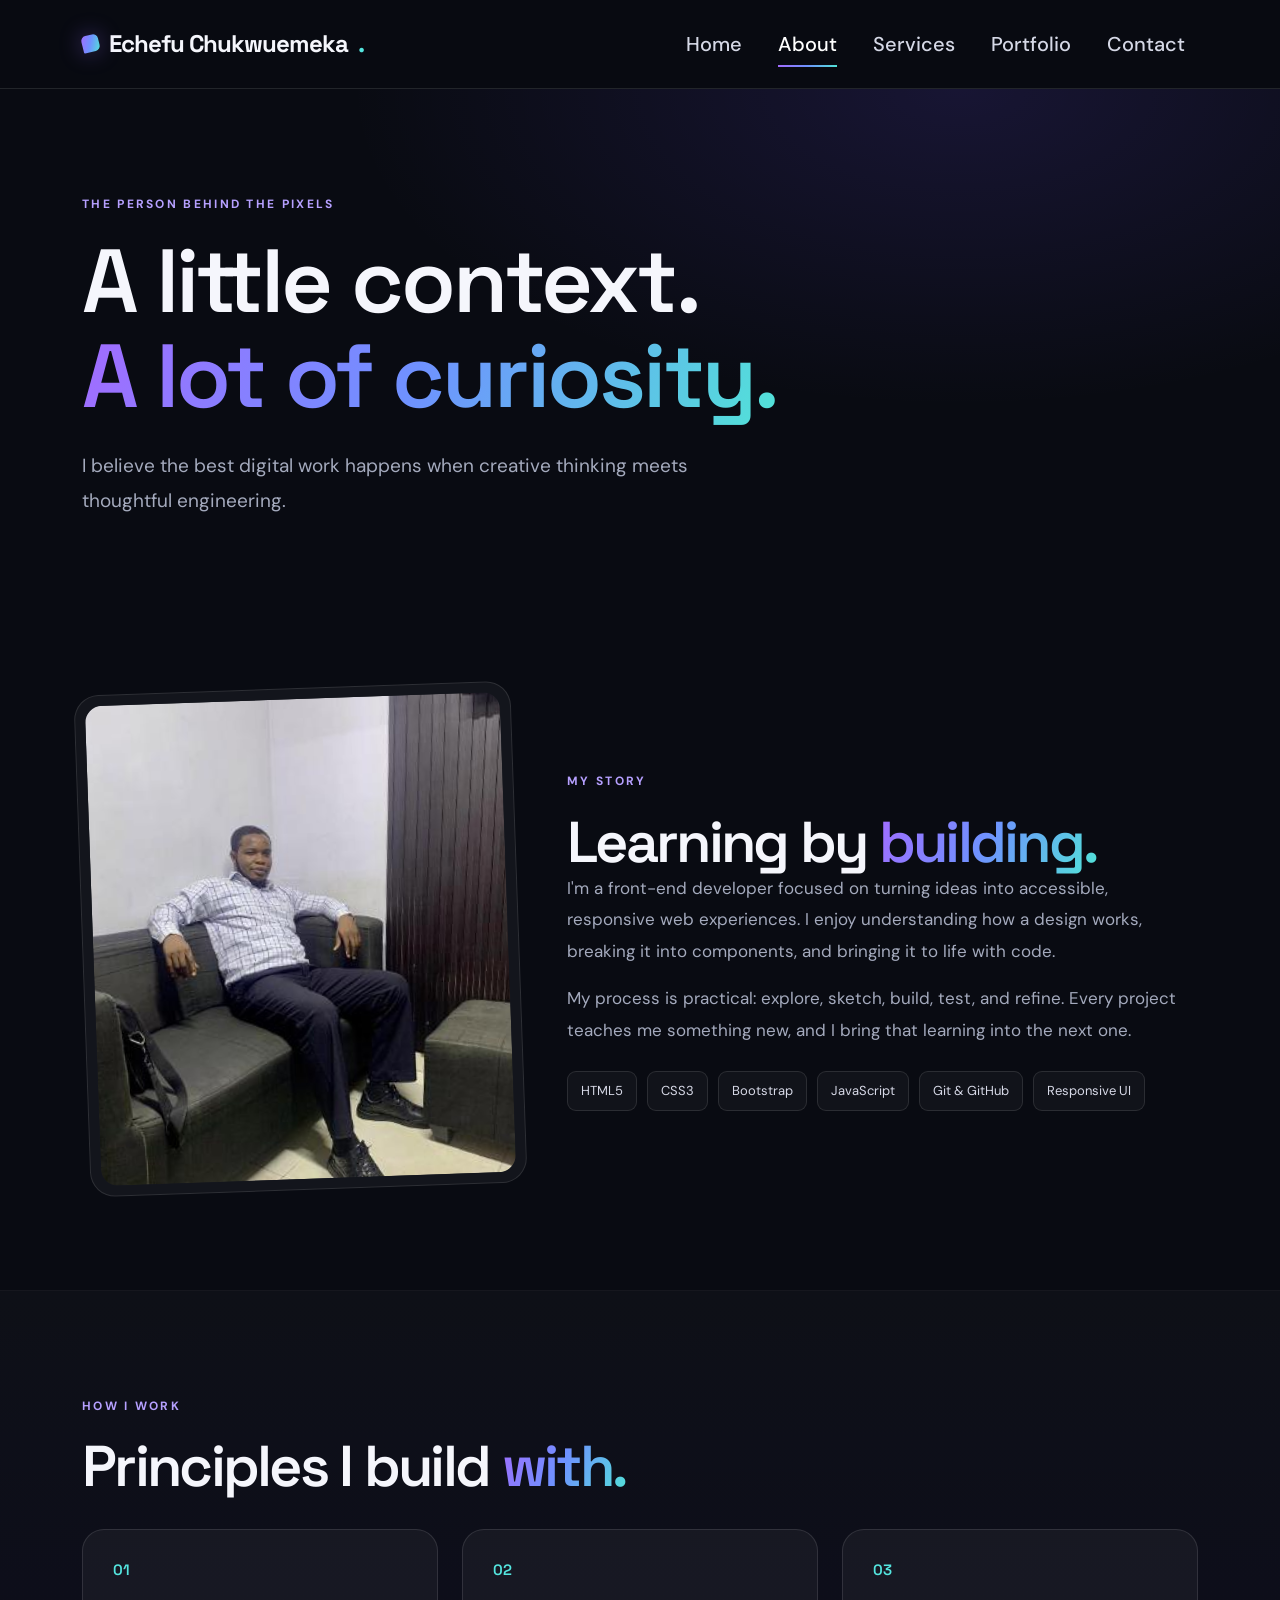
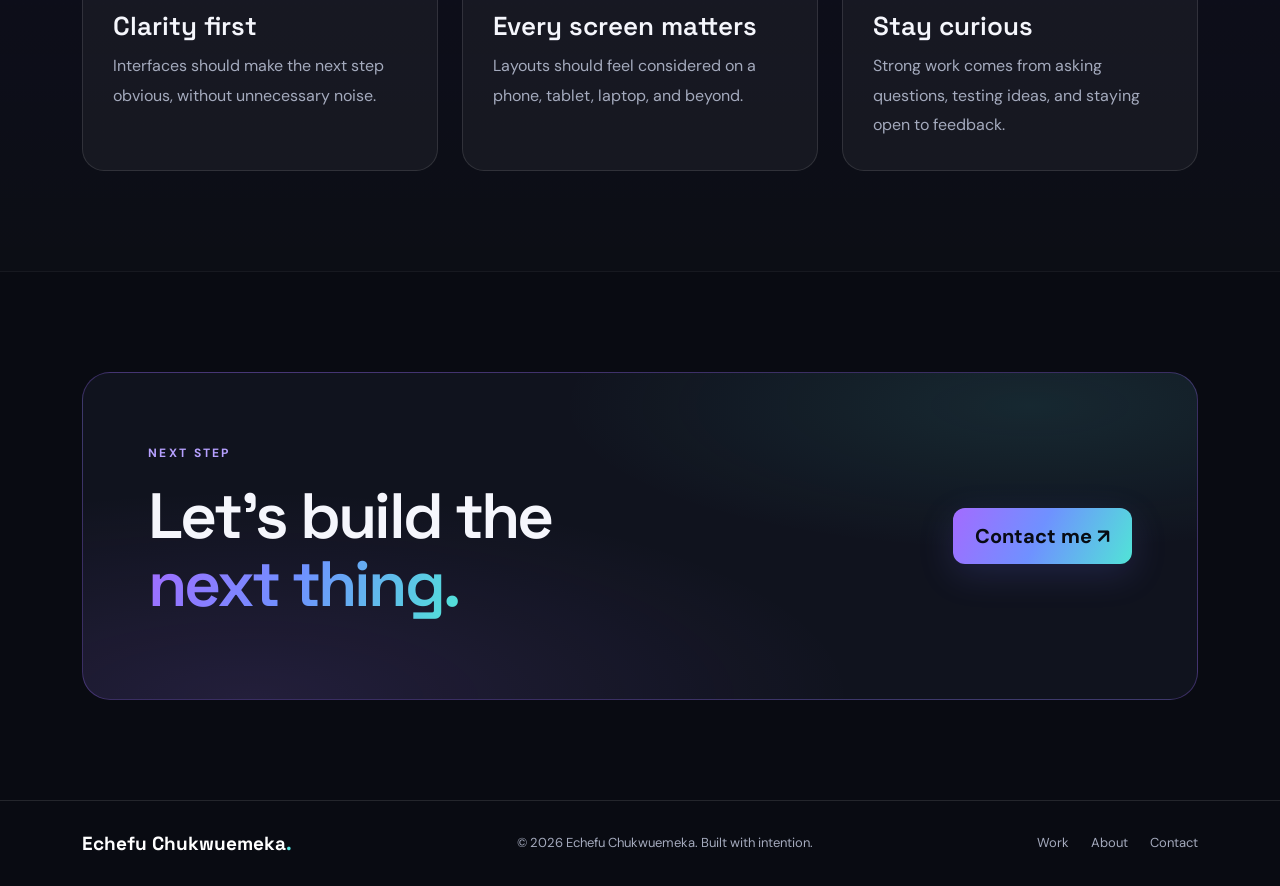
<file: about.html>
<!DOCTYPE html>
<html lang="en"><head>
<meta charset="UTF-8"><meta name="viewport" content="width=device-width, initial-scale=1.0"> 
<title>About | Echefu Chukwuemeka</title>
<link rel="preconnect" href="https://fonts.googleapis.com"><link rel="preconnect" href="https://fonts.gstatic.com" crossorigin>
<link href="https://fonts.googleapis.com/css2?family=DM+Sans:wght@400;500;600;700&family=Space+Grotesk:wght@400;500;600;700&display=swap" rel="stylesheet">
<link href="https://cdn.jsdelivr.net/npm/bootstrap@5.3.3/dist/css/bootstrap.min.css" rel="stylesheet"><link rel="stylesheet" href="style.css"></head>
<body><div data-include="navbar"></div><main>
<section class="page-hero section-shell"><div class="container"><span class="eyebrow">THE PERSON BEHIND THE PIXELS</span><h1 class="page-title">A little context.<br><span class="gradient-text">A lot of curiosity.</span></h1><p class="page-intro">I believe the best digital work happens when creative thinking meets thoughtful engineering.</p></div></section>
<section class="section-shell section-padding"><div class="container"><div class="row align-items-center g-5"><div class="col-lg-5"><div class="about-image-frame"><!-- Replace with your own portrait --><img src="emeka.jpg" alt="Portrait of Echefu Chukwuemeka" class="about-image"></div></div><div class="col-lg-7"><span class="eyebrow">MY STORY</span><h2 class="section-title">Learning by <span class="gradient-text">building.</span></h2><p class="body-copy">I'm a front-end developer focused on turning ideas into accessible, responsive web experiences. I enjoy understanding how a design works, breaking it into components, and bringing it to life with code.</p><p class="body-copy">My process is practical: explore, sketch, build, test, and refine. Every project teaches me something new, and I bring that learning into the next one.</p><div class="skill-tags"><span>HTML5</span><span>CSS3</span><span>Bootstrap</span><span>JavaScript</span><span>Git & GitHub</span><span>Responsive UI</span></div></div></div></div></section>
<section class="section-shell section-padding section-muted"><div class="container"><span class="eyebrow">HOW I WORK</span><h2 class="section-title">Principles I build <span class="gradient-text">with.</span></h2><div class="row g-4 mt-2"><div class="col-md-4"><div class="glass-card principle-card"><span class="principle-number">01</span><h3>Clarity first</h3><p>Interfaces should make the next step obvious, without unnecessary noise.</p></div></div><div class="col-md-4"><div class="glass-card principle-card"><span class="principle-number">02</span><h3>Every screen matters</h3><p>Layouts should feel considered on a phone, tablet, laptop, and beyond.</p></div></div><div class="col-md-4"><div class="glass-card principle-card"><span class="principle-number">03</span><h3>Stay curious</h3><p>Strong work comes from asking questions, testing ideas, and staying open to feedback.</p></div></div></div></div></section>
<section class="section-shell section-padding"><div class="container"><div class="cta-panel"><div><span class="eyebrow">NEXT STEP</span><h2>Let's build the<br><span class="gradient-text">next thing.</span></h2></div><a class="btn btn-gradient btn-lg" href="contact.html">Contact me ↗</a></div></div></section>
</main><div data-include="footer"></div><script src="https://cdn.jsdelivr.net/npm/bootstrap@5.3.3/dist/js/bootstrap.bundle.min.js"></script><script src="script.js"></script></body></html>
</file>
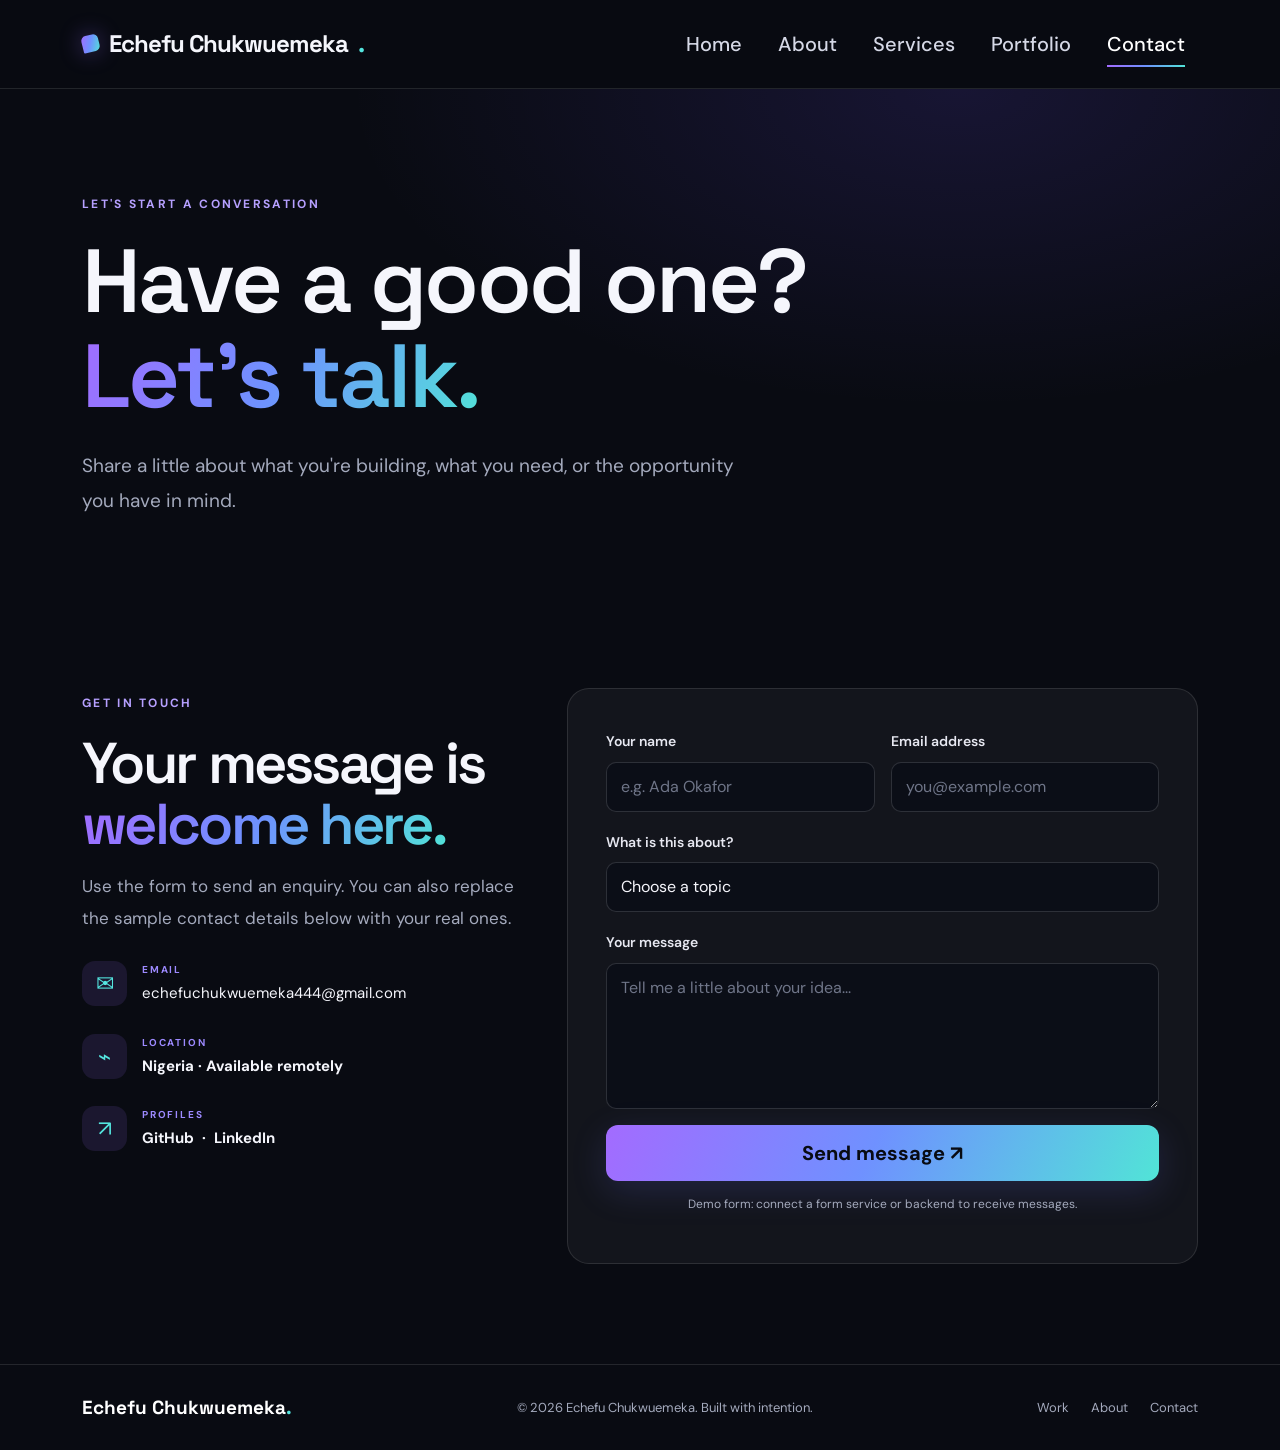
<file: contact.html>
<!DOCTYPE html>
<html lang="en"><head><meta charset="UTF-8"><meta name="viewport" content="width=device-width, initial-scale=1.0"><title>Contact | Echefu Chukwuemeka</title>
<link rel="preconnect" href="https://fonts.googleapis.com"><link rel="preconnect" href="https://fonts.gstatic.com" crossorigin><link href="https://fonts.googleapis.com/css2?family=DM+Sans:wght@400;500;600;700&family=Space+Grotesk:wght@400;500;600;700&display=swap" rel="stylesheet"><link href="https://cdn.jsdelivr.net/npm/bootstrap@5.3.3/dist/css/bootstrap.min.css" rel="stylesheet"><link rel="stylesheet" href="style.css"></head>
<body><div data-include="navbar"></div><main><section class="page-hero section-shell"><div class="container"><span class="eyebrow">LET'S START A CONVERSATION</span><h1 class="page-title">Have a good one?<br><span class="gradient-text">Let's talk.</span></h1><p class="page-intro">Share a little about what you're building, what you need, or the opportunity you have in mind.</p></div></section>
<section class="section-shell section-padding"><div class="container"><div class="row g-5"><div class="col-lg-5"><span class="eyebrow">GET IN TOUCH</span><h2 class="section-title">Your message is<br><span class="gradient-text">welcome here.</span></h2><p class="body-copy mt-3">Use the form to send an enquiry. You can also replace the sample contact details below with your real ones.</p><div class="contact-detail"><span class="contact-icon">✉</span><div><small>EMAIL</small><a href="mailto:echefuchukwuemeka444@gmail.com">echefuchukwuemeka444@gmail.com</a></div></div><div class="contact-detail"><span class="contact-icon">⌁</span><div><small>LOCATION</small><strong>Nigeria · Available remotely</strong></div></div><div class="contact-detail"><span class="contact-icon">↗</span><div><small>PROFILES</small><strong><a href="https://github.com/cugar16">GitHub</a> &nbsp;·&nbsp; <a href="https://www.linkedin.com/in/chukwuemeka-echefu-0b804a409">LinkedIn</a></strong></div></div></div>
<div class="col-lg-7"><form class="glass-card contact-form" id="contactForm">
<div class="row g-3"><div class="col-md-6"><label for="fullName" class="form-label">Your name</label><input class="form-control" id="fullName" name="fullName" type="text" placeholder="e.g. Ada Okafor" required></div><div class="col-md-6"><label for="email" class="form-label">Email address</label><input class="form-control" id="email" name="email" type="email" placeholder="you@example.com" required></div>
<div class="col-12"><label for="subject" class="form-label">What is this about?</label><select class="form-select" id="subject" name="subject" required><option value="" selected disabled>Choose a topic</option><option>Website project</option><option>Collaboration</option><option>Job opportunity</option><option>Something else</option></select></div>
<div class="col-12"><label for="message" class="form-label">Your message</label><textarea class="form-control" id="message" name="message" rows="5" placeholder="Tell me a little about your idea..." required></textarea></div>
<div class="col-12"><button class="btn btn-gradient btn-lg w-100" type="submit">Send message <span>↗</span></button><p class="form-note mb-0">Demo form: connect a form service or backend to receive messages.</p><div id="formFeedback" class="form-feedback" role="status" aria-live="polite"></div></div></div>
</form></div></div></div></section></main><div data-include="footer"></div><script src="https://cdn.jsdelivr.net/npm/bootstrap@5.3.3/dist/js/bootstrap.bundle.min.js"></script><script src="script.js"></script></body></html>
</file>
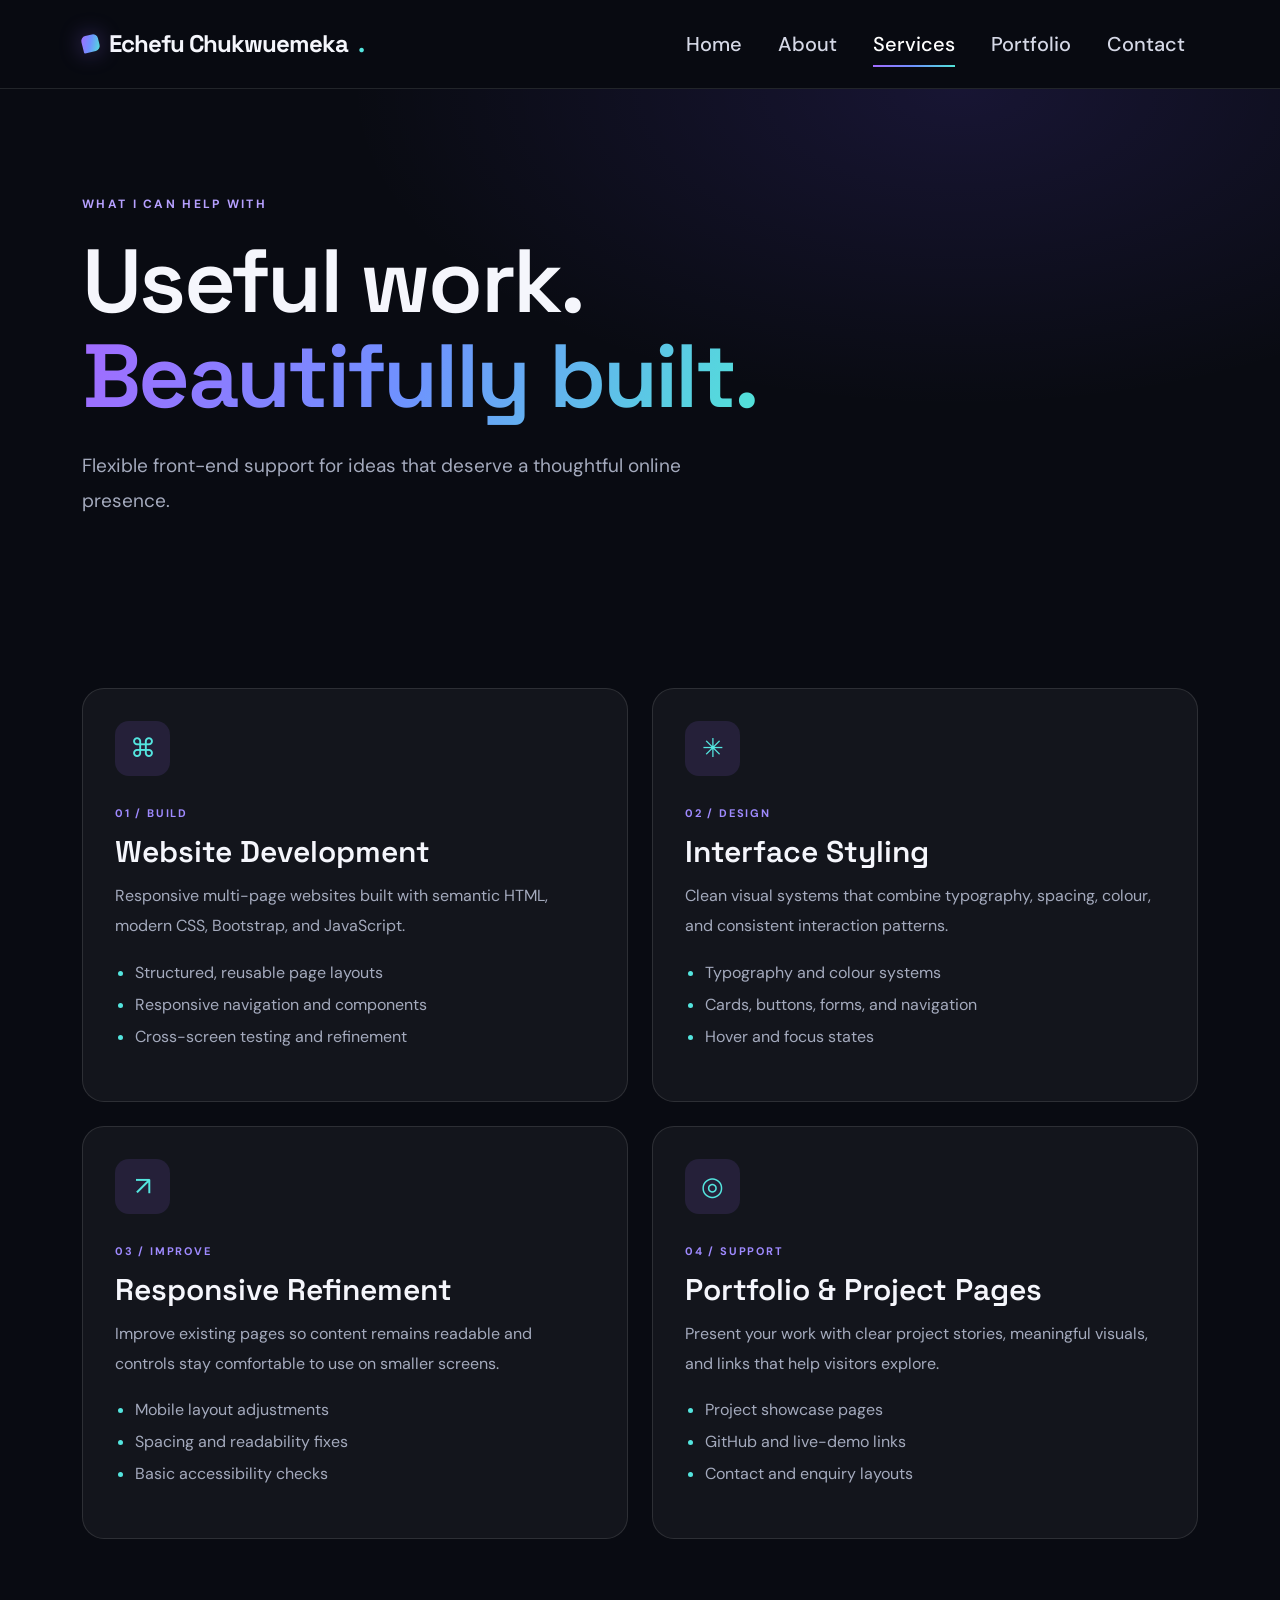
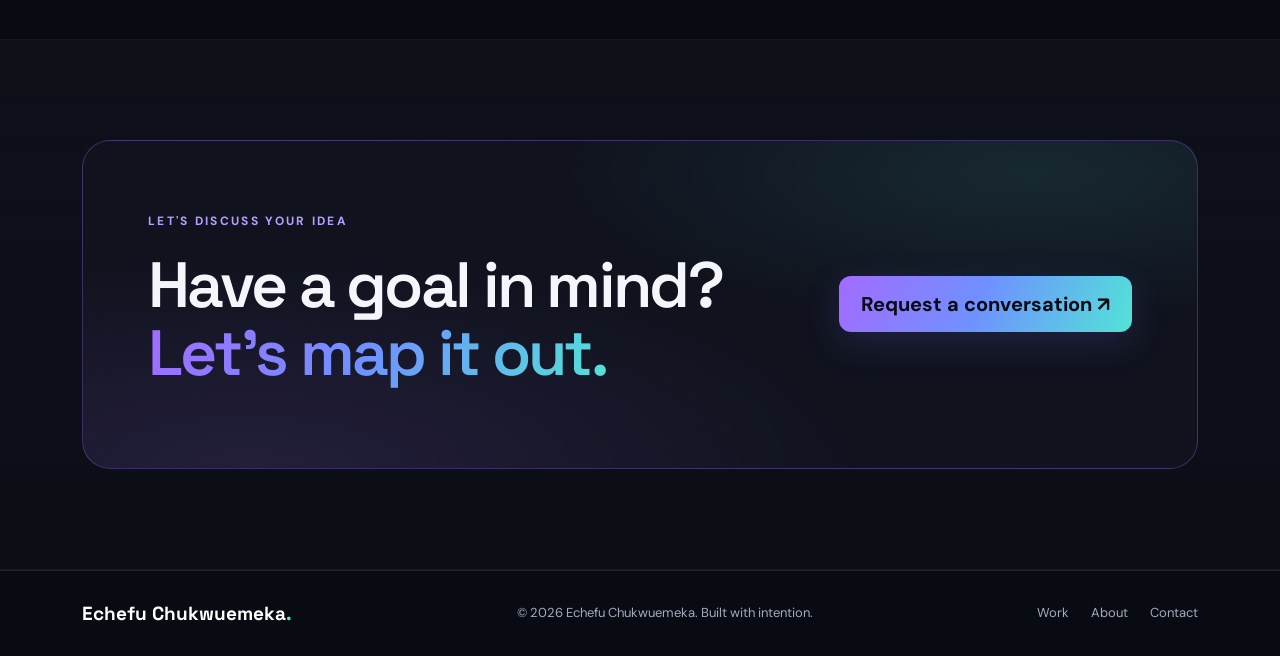
<file: services.html>
<!DOCTYPE html>
<html lang="en"><head><meta charset="UTF-8"><meta name="viewport" content="width=device-width, initial-scale=1.0"><title>Services | Echefu Chukwuemeka</title>
<link rel="preconnect" href="https://fonts.googleapis.com"><link rel="preconnect" href="https://fonts.gstatic.com" crossorigin><link href="https://fonts.googleapis.com/css2?family=DM+Sans:wght@400;500;600;700&family=Space+Grotesk:wght@400;500;600;700&display=swap" rel="stylesheet"><link href="https://cdn.jsdelivr.net/npm/bootstrap@5.3.3/dist/css/bootstrap.min.css" rel="stylesheet"><link rel="stylesheet" href="style.css"></head>
<body><div data-include="navbar"></div><main><section class="page-hero section-shell"><div class="container"><span class="eyebrow">WHAT I CAN HELP WITH</span><h1 class="page-title">Useful work.<br><span class="gradient-text">Beautifully built.</span></h1><p class="page-intro">Flexible front-end support for ideas that deserve a thoughtful online presence.</p></div></section>
<section class="section-shell section-padding"><div class="container"><div class="row g-4">
<div class="col-md-6"><article class="glass-card service-detail"><span class="service-icon">⌘</span><span class="card-kicker">01 / BUILD</span><h2>Website Development</h2><p>Responsive multi-page websites built with semantic HTML, modern CSS, Bootstrap, and JavaScript.</p><ul><li>Structured, reusable page layouts</li><li>Responsive navigation and components</li><li>Cross-screen testing and refinement</li></ul></article></div>
<div class="col-md-6"><article class="glass-card service-detail"><span class="service-icon">✳</span><span class="card-kicker">02 / DESIGN</span><h2>Interface Styling</h2><p>Clean visual systems that combine typography, spacing, colour, and consistent interaction patterns.</p><ul><li>Typography and colour systems</li><li>Cards, buttons, forms, and navigation</li><li>Hover and focus states</li></ul></article></div>
<div class="col-md-6"><article class="glass-card service-detail"><span class="service-icon">↗</span><span class="card-kicker">03 / IMPROVE</span><h2>Responsive Refinement</h2><p>Improve existing pages so content remains readable and controls stay comfortable to use on smaller screens.</p><ul><li>Mobile layout adjustments</li><li>Spacing and readability fixes</li><li>Basic accessibility checks</li></ul></article></div>
<div class="col-md-6"><article class="glass-card service-detail"><span class="service-icon">◎</span><span class="card-kicker">04 / SUPPORT</span><h2>Portfolio & Project Pages</h2><p>Present your work with clear project stories, meaningful visuals, and links that help visitors explore.</p><ul><li>Project showcase pages</li><li>GitHub and live-demo links</li><li>Contact and enquiry layouts</li></ul></article></div>
</div></div></section><section class="section-shell section-padding section-muted"><div class="container"><div class="cta-panel"><div><span class="eyebrow">LET'S DISCUSS YOUR IDEA</span><h2>Have a goal in mind?<br><span class="gradient-text">Let's map it out.</span></h2></div><a class="btn btn-gradient btn-lg" href="contact.html">Request a conversation ↗</a></div></div></section></main><div data-include="footer"></div><script src="https://cdn.jsdelivr.net/npm/bootstrap@5.3.3/dist/js/bootstrap.bundle.min.js"></script><script src="script.js"></script></body></html>
</file>
<file: style.css>
/* =========================
   DARK PORTFOLIO DESIGN SYSTEM
   ========================= */
:root{--bg:#090b12;--bg-soft:#0f1320;--panel:rgba(255,255,255,.045);--line:rgba(255,255,255,.11);--text:#f5f6fc;--muted:#a4aabd;--purple:#9b6dff;--cyan:#54e5df;--pink:#fa7fc4;--gradient:linear-gradient(115deg,#a36bff 0%,#6f91ff 48%,#51e4d7 100%);--font-display:"Space Grotesk",sans-serif;--font-body:"DM Sans",sans-serif}
*{box-sizing:border-box}html{scroll-behavior:smooth;scroll-padding-top:95px}body{margin:0;background:var(--bg);color:var(--text);font-family:var(--font-body);font-size:16px;line-height:1.7;overflow-x:hidden}a{color:inherit;text-decoration:none;transition:color .25s ease}img{max-width:100%;display:block}.section-shell{position:relative;overflow:hidden}.section-padding{padding:100px 0}.section-muted{background:linear-gradient(180deg,rgba(255,255,255,.018),rgba(117,86,255,.035),rgba(255,255,255,.012));border-top:1px solid rgba(255,255,255,.04);border-bottom:1px solid rgba(255,255,255,.04)}
/* Nav: menu text intentionally remains at least 20px on desktop */
.site-nav{background:rgba(9,11,18,.88);border-bottom:1px solid var(--line);backdrop-filter:blur(18px);padding:17px 0;position:sticky;top:0;z-index:1000}.brand{font-family:var(--font-display);font-size:24px;font-weight:700;letter-spacing:-1px;display:flex;align-items:center;gap:10px}.brand-mark{width:17px;height:17px;display:inline-block;border-radius:5px 5px 5px 1px;background:var(--gradient);transform:rotate(-14deg);box-shadow:0 0 22px rgba(155,109,255,.4)}.brand-dot{color:var(--cyan)}.navbar-nav{gap:10px}.site-nav .nav-link{font-size:20px;font-weight:500;color:#d5d8e6;padding:10px 13px!important;position:relative}.site-nav .nav-link:after{content:"";position:absolute;left:13px;right:13px;bottom:4px;height:2px;background:var(--gradient);transform:scaleX(0);transform-origin:left;transition:transform .25s}.site-nav .nav-link:hover,.site-nav .nav-link.active{color:#fff}.site-nav .nav-link:hover:after,.site-nav .nav-link.active:after{transform:scaleX(1)}.navbar-toggler{border:1px solid var(--line);padding:8px 10px}.navbar-toggler:focus{box-shadow:0 0 0 3px rgba(155,109,255,.2)}.navbar-toggler-icon{filter:invert(1)}
/* Hero */
.hero{min-height:690px;display:flex;align-items:center;padding:100px 0 75px}.hero-glow{position:absolute;border-radius:50%;filter:blur(3px);pointer-events:none}.glow-one{width:470px;height:470px;right:-120px;top:-130px;background:radial-gradient(circle,rgba(113,87,255,.19),transparent 68%)}.glow-two{width:400px;height:400px;left:20%;bottom:-300px;background:radial-gradient(circle,rgba(63,220,209,.12),transparent 68%)}.eyebrow{display:inline-flex;align-items:center;gap:10px;color:#b6a0ff;font-size:12px;letter-spacing:2.3px;font-weight:700;margin-bottom:20px}.status-dot{width:8px;height:8px;background:var(--cyan);border-radius:50%;box-shadow:0 0 14px var(--cyan)}.display-title,.page-title,.section-title,.cta-panel h2{font-family:var(--font-display);font-weight:600;letter-spacing:-2.7px;line-height:1.06}.display-title{font-size:clamp(3.5rem,7.1vw,6.5rem);margin:0 0 26px}.gradient-text{background:var(--gradient);-webkit-background-clip:text;background-clip:text;color:transparent}.hero-copy,.page-intro{max-width:610px;color:var(--muted);font-size:19px;line-height:1.8}.btn{font-family:var(--font-body);font-weight:700;border-radius:12px;padding:13px 22px;transition:transform .25s,box-shadow .25s,background .25s}.btn:hover{transform:translateY(-3px)}.btn-gradient{color:#080b13;background:var(--gradient);border:0;box-shadow:0 10px 35px rgba(111,117,255,.17)}.btn-gradient:hover{color:#080b13;box-shadow:0 14px 38px rgba(111,117,255,.3)}.btn-outline-light{border-color:rgba(255,255,255,.25);color:var(--text)}.btn-outline-light:hover{background:rgba(255,255,255,.08);border-color:rgba(255,255,255,.6);color:#fff}.portrait-frame{position:relative;width:min(100%,410px);margin-left:auto;padding:12px;border:1px solid rgba(255,255,255,.18);border-radius:28px;background:linear-gradient(145deg,rgba(255,255,255,.12),rgba(255,255,255,.015));box-shadow:0 35px 100px rgba(0,0,0,.35)}.portrait-image{width:100%;height:490px;object-fit:cover;object-position:center;border-radius:19px;filter:saturate(.82)}.portrait-label{position:absolute;bottom:28px;left:-35px;display:flex;align-items:center;gap:12px;background:rgba(15,18,30,.92);border:1px solid var(--line);border-radius:15px;padding:14px 18px;box-shadow:0 15px 40px #0005;backdrop-filter:blur(12px)}.label-icon{display:grid;place-items:center;width:40px;height:40px;border-radius:12px;background:var(--gradient);color:#111;font-size:23px}.portrait-label strong,.portrait-label small{display:block}.portrait-label strong{font-size:14px}.portrait-label small{color:var(--muted);font-size:12px}.floating-chip{position:absolute;border:1px solid var(--line);background:#111522eF;border-radius:10px;padding:9px 13px;font-size:12px;color:#e8e8f5;box-shadow:0 10px 25px #0004}.chip-top{top:35px;right:-30px}.chip-bottom{bottom:115px;right:-25px;color:var(--cyan)}.hero-stats{display:flex;gap:45px;margin-top:55px}.hero-stats strong{display:block;font-family:var(--font-display);font-size:30px;line-height:1.2}.hero-stats strong span{color:var(--cyan)}.hero-stats small{display:block;color:var(--muted);font-size:12px;margin-top:5px}.hero-bottom-line{position:absolute;bottom:0;left:0;right:0;height:1px;background:linear-gradient(90deg,transparent,var(--purple),var(--cyan),transparent);opacity:.65}
/* Headings, cards, work */
.section-heading{margin-bottom:24px}.section-title{font-size:clamp(2.5rem,4.5vw,4rem);margin:0}.text-link{font-weight:700;color:#d9d4ff;white-space:nowrap}.text-link span{color:var(--cyan);display:inline-block;transition:transform .2s}.text-link:hover{color:var(--cyan)}.text-link:hover span{transform:translate(4px,-3px)}.glass-card{height:100%;background:var(--panel);border:1px solid var(--line);border-radius:22px;padding:30px;transition:transform .3s,border-color .3s,background .3s}.glass-card:hover{transform:translateY(-5px);border-color:rgba(155,109,255,.45);background:rgba(255,255,255,.06)}.card-kicker,.project-type{display:block;color:#9f8aff;font-size:11px;letter-spacing:1.8px;font-weight:700}.about-teaser h3{font:600 30px/1.2 var(--font-display);margin:25px 0 15px;max-width:440px}.glass-card p,.project-card>p,.body-copy{color:var(--muted);line-height:1.85}.arrow-link{display:inline-flex;gap:12px;margin-top:10px;font-weight:700}.arrow-link span{color:var(--cyan);transition:transform .2s}.arrow-link:hover span{transform:translateX(5px)}.values-card{padding:27px}.value-row{display:flex;gap:15px;align-items:center;padding:20px 0;border-bottom:1px solid var(--line)}.value-row:last-child{border:0}.value-symbol,.service-icon{display:grid;place-items:center;flex:0 0 46px;width:46px;height:46px;border-radius:14px;background:rgba(155,109,255,.13);color:var(--cyan);font-size:22px}.value-row strong,.value-row small{display:block}.value-row small{color:var(--muted);font-size:13px;margin-top:3px}.project-card{height:100%}.project-image-wrap{display:block;position:relative;overflow:hidden;border-radius:18px;border:1px solid var(--line);background:#151827}.project-image{width:100%;height:300px;object-fit:cover;transition:transform .6s,filter .4s;filter:saturate(.78)}.project-image-wrap:hover .project-image{transform:scale(1.05);filter:saturate(1.08)}.project-open{position:absolute;right:16px;top:16px;width:44px;height:44px;display:grid;place-items:center;background:var(--gradient);color:#080b12;border-radius:50%;font-size:22px;transform:translateY(7px);opacity:0;transition:.25s}.project-image-wrap:hover .project-open{transform:translateY(0);opacity:1}.project-meta{display:flex;justify-content:space-between;align-items:start;margin-top:21px}.project-meta h3{font:600 27px var(--font-display);margin:6px 0 10px}.project-number{font:500 17px var(--font-display);color:#757b91}.project-card>p{font-size:14px}.cta-panel{display:flex;justify-content:space-between;align-items:center;gap:35px;padding:clamp(30px,6vw,65px);border:1px solid rgba(155,109,255,.3);border-radius:28px;background:radial-gradient(ellipse at 85% 10%,rgba(81,228,215,.1),transparent 35%),radial-gradient(ellipse at 15% 100%,rgba(163,107,255,.13),transparent 45%),#10131e}.cta-panel h2{font-size:clamp(2.4rem,5vw,4.4rem);margin:0 0 15px}.cta-panel p{color:var(--muted);margin-bottom:0}
/* Inner pages */
.page-hero{padding:100px 0 70px;background:radial-gradient(ellipse at 75% 0%,rgba(112,82,255,.14),transparent 45%)}.page-title{font-size:clamp(3.2rem,7vw,6rem);margin:0 0 25px}.page-intro{max-width:680px;margin-bottom:0}.about-image-frame{padding:10px;border:1px solid var(--line);border-radius:25px;background:var(--panel);transform:rotate(-2deg)}.about-image{width:100%;height:480px;object-fit:cover;border-radius:17px}.body-copy{font-size:17px}.skill-tags{display:flex;flex-wrap:wrap;gap:10px;margin-top:25px}.skill-tags span{padding:8px 13px;border:1px solid var(--line);border-radius:9px;color:#d7d9e7;background:rgba(255,255,255,.035);font-size:13px}.principle-number{display:block;color:var(--cyan);font:600 15px var(--font-display);margin-bottom:30px}.principle-card h3{font:600 26px var(--font-display)}.principle-card p{margin-bottom:0}.service-detail{padding:32px}.service-detail .service-icon{margin-bottom:28px;width:55px;height:55px;font-size:26px}.service-detail h2{font:600 30px var(--font-display);margin:10px 0}.service-detail ul{padding-left:20px;color:var(--muted);line-height:2}.service-detail li::marker{color:var(--cyan)}.project-links{display:flex;gap:25px;flex-wrap:wrap}.portfolio-note{margin-top:45px;color:var(--muted);font-size:14px;padding:18px;border-left:2px solid var(--purple);background:rgba(255,255,255,.025)}
/* Contact form */
.contact-detail{display:flex;align-items:center;gap:15px;margin-top:27px}.contact-icon{width:45px;height:45px;display:grid;place-items:center;background:rgba(155,109,255,.12);color:var(--cyan);border-radius:13px;font-size:22px}.contact-detail small,.contact-detail strong,.contact-detail div>a{display:block}.contact-detail small{font-size:10px;letter-spacing:1.8px;color:#9d8aff;font-weight:700}.contact-detail strong,.contact-detail div>a{font-size:15px;margin-top:3px}.contact-detail a:hover{color:var(--cyan)}.contact-form{padding:clamp(22px,4vw,38px)}.form-label{color:#e7e8f1;font-size:14px;font-weight:600}.form-control,.form-select{min-height:50px;background:#0b0e17;border:1px solid rgba(255,255,255,.14);border-radius:10px;color:#f6f6fc;padding:12px 14px}.form-control::placeholder{color:#6f7588}.form-control:focus,.form-select:focus{background:#0b0e17;color:#fff;border-color:#9b6dff;box-shadow:0 0 0 .2rem rgba(155,109,255,.14)}.form-select option{background:#0b0e17}.form-note{font-size:12px;color:var(--muted);text-align:center;margin-top:12px}.form-feedback{font-size:14px;color:var(--cyan);margin-top:10px;text-align:center}
/* Footer */
.site-footer{border-top:1px solid var(--line);padding:30px 0;color:var(--muted);font-size:13px}.footer-inner{display:flex;justify-content:space-between;align-items:center;gap:20px}.footer-links{display:flex;gap:22px}.footer-links a:hover{color:var(--cyan)}.footer-brand{font:700 19px var(--font-display);color:#fff}.footer-brand span{color:var(--cyan)}
@media(max-width:991px){.site-nav .navbar-collapse{padding-top:18px}.site-nav .nav-link{font-size:20px;padding:12px 4px!important}.site-nav .nav-link:after{left:4px;right:auto;width:45px}.hero{padding:75px 0 65px}.portrait-frame{margin:10px auto 0;max-width:390px}.portrait-image{height:430px}.chip-top{right:-8px}.chip-bottom{right:-7px}.portrait-label{left:-10px}.hero-stats{gap:30px}.section-padding{padding:75px 0}.page-hero{padding:75px 0 55px}}
@media(max-width:575px){body{font-size:15px}.brand{font-size:22px}.hero{padding:60px 0 55px}.display-title{font-size:clamp(3rem,13vw,4.3rem);letter-spacing:-2px}.hero-copy,.page-intro{font-size:16px}.hero-stats{gap:20px;justify-content:space-between;margin-top:40px}.hero-stats strong{font-size:25px}.hero-stats small{font-size:10px}.portrait-image{height:360px}.portrait-frame{width:calc(100% - 18px)}.floating-chip{font-size:10px;padding:8px}.chip-top{right:-10px}.chip-bottom{right:-8px;bottom:88px}.portrait-label{left:-12px;bottom:20px;padding:10px}.section-padding{padding:60px 0}.section-title{font-size:2.5rem;letter-spacing:-1.7px}.glass-card{padding:23px;border-radius:18px}.about-teaser h3{font-size:26px}.project-image{height:235px}.cta-panel{align-items:flex-start;flex-direction:column;border-radius:21px}.cta-panel h2{letter-spacing:-1.8px}.page-title{font-size:clamp(3rem,12vw,4.2rem);letter-spacing:-2px}.page-hero{padding:60px 0 45px}.about-image{height:350px}.footer-inner{align-items:flex-start;flex-direction:column}.footer-links{gap:18px}.service-detail h2{font-size:26px}}
@media(prefers-reduced-motion:reduce){*,*::before,*::after{scroll-behavior:auto!important;transition:none!important;animation:none!important}}
</file>
